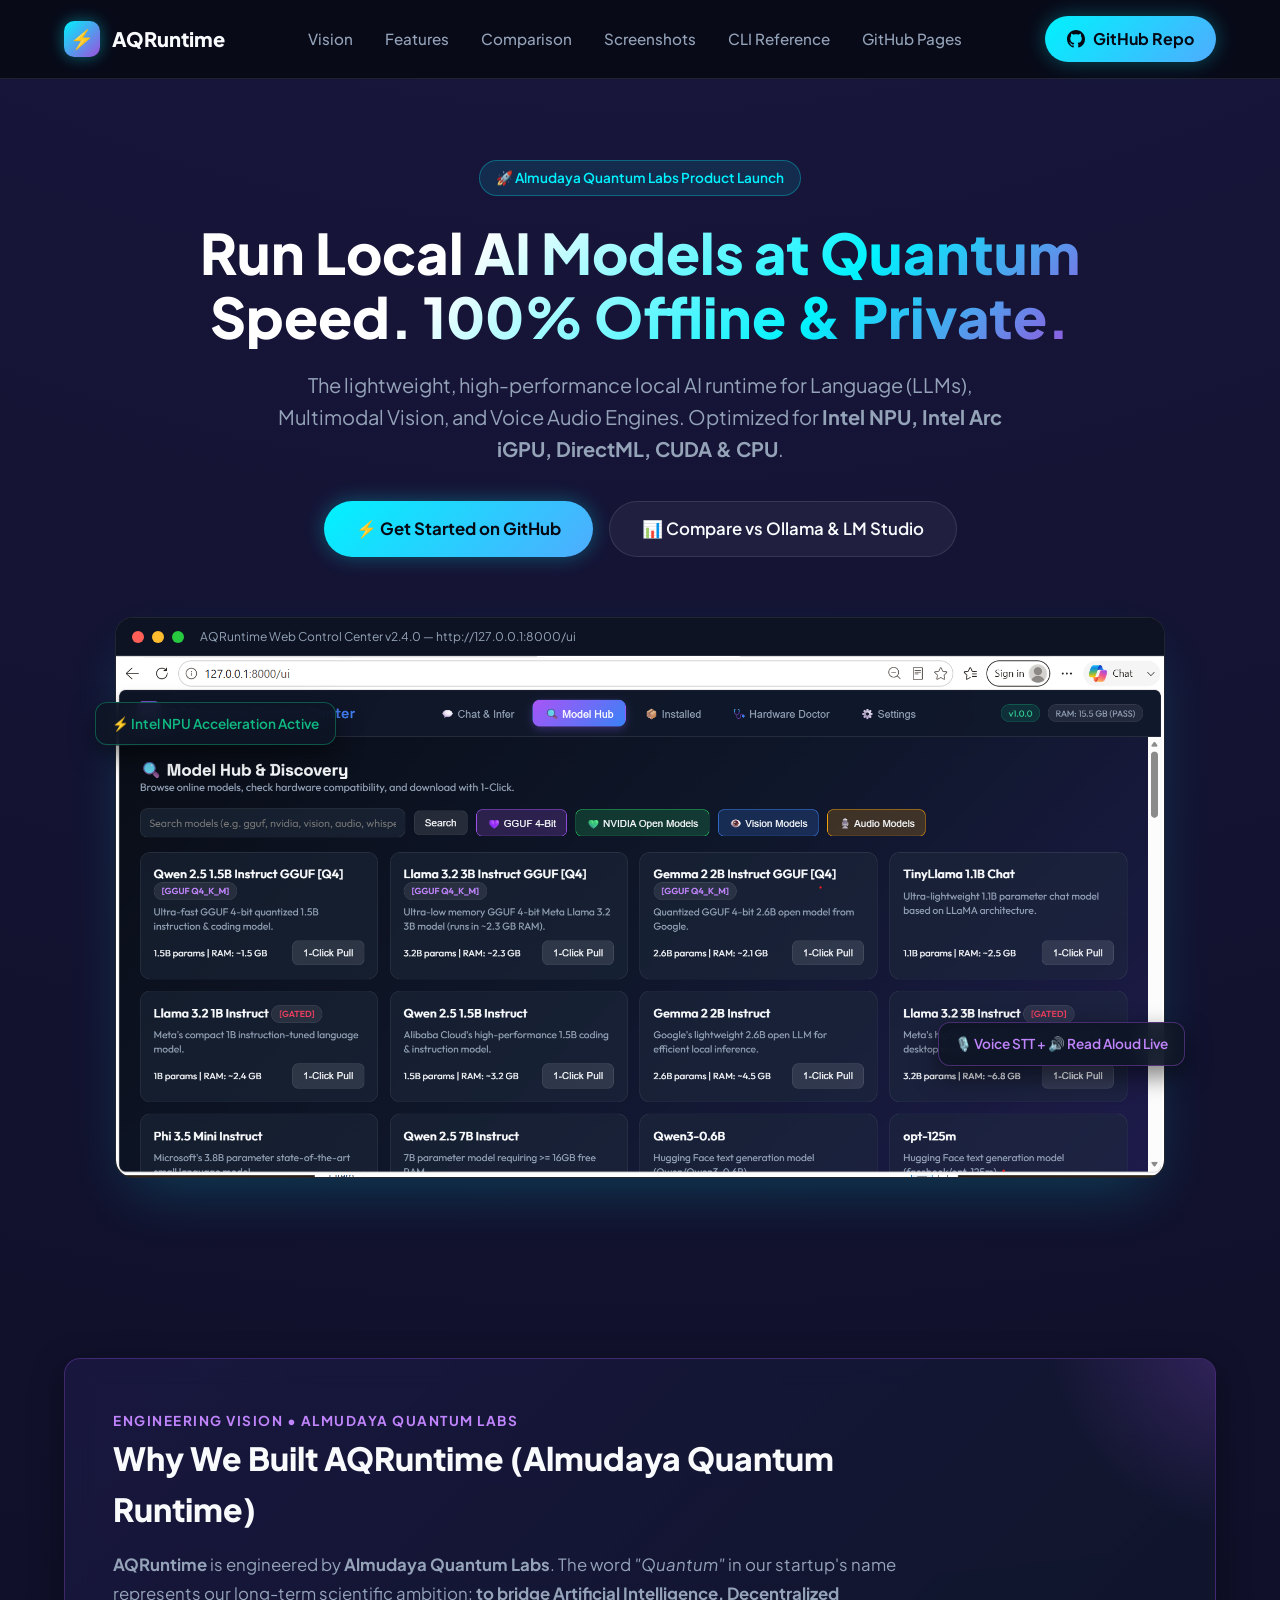
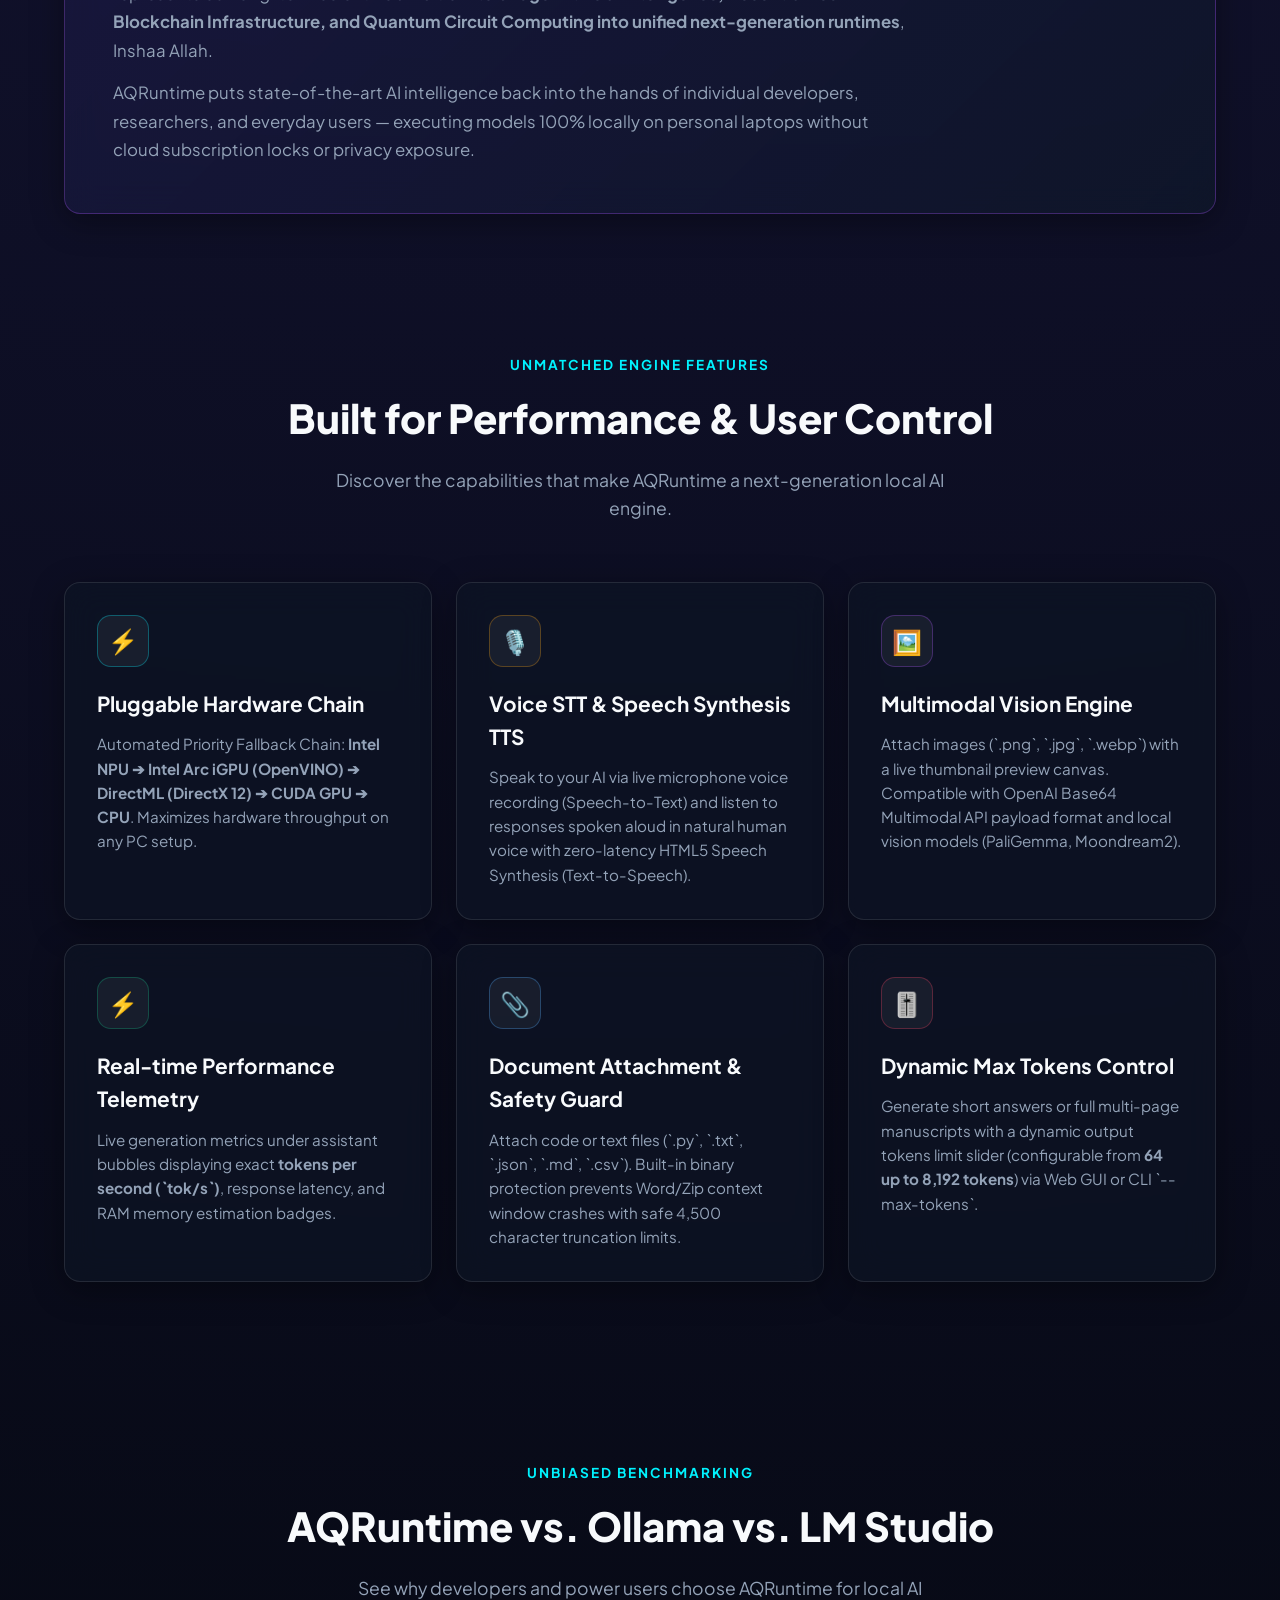
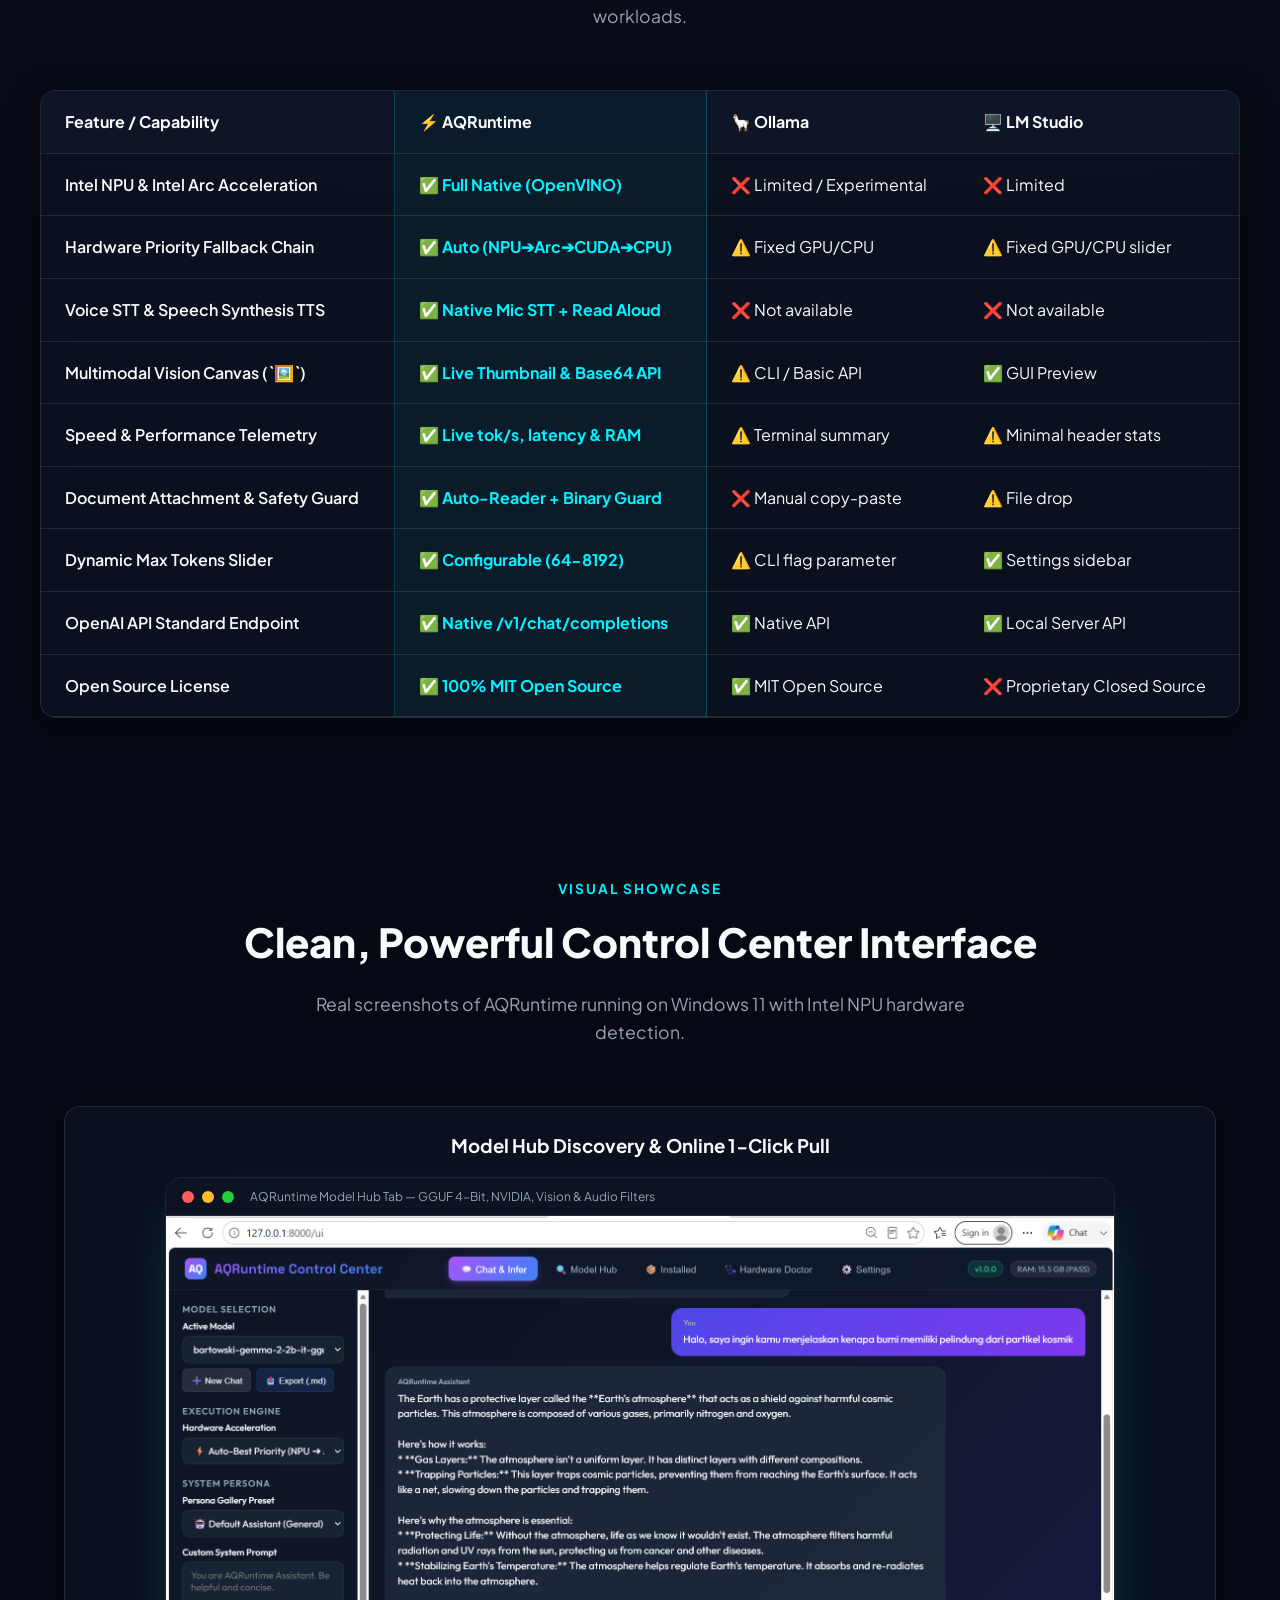
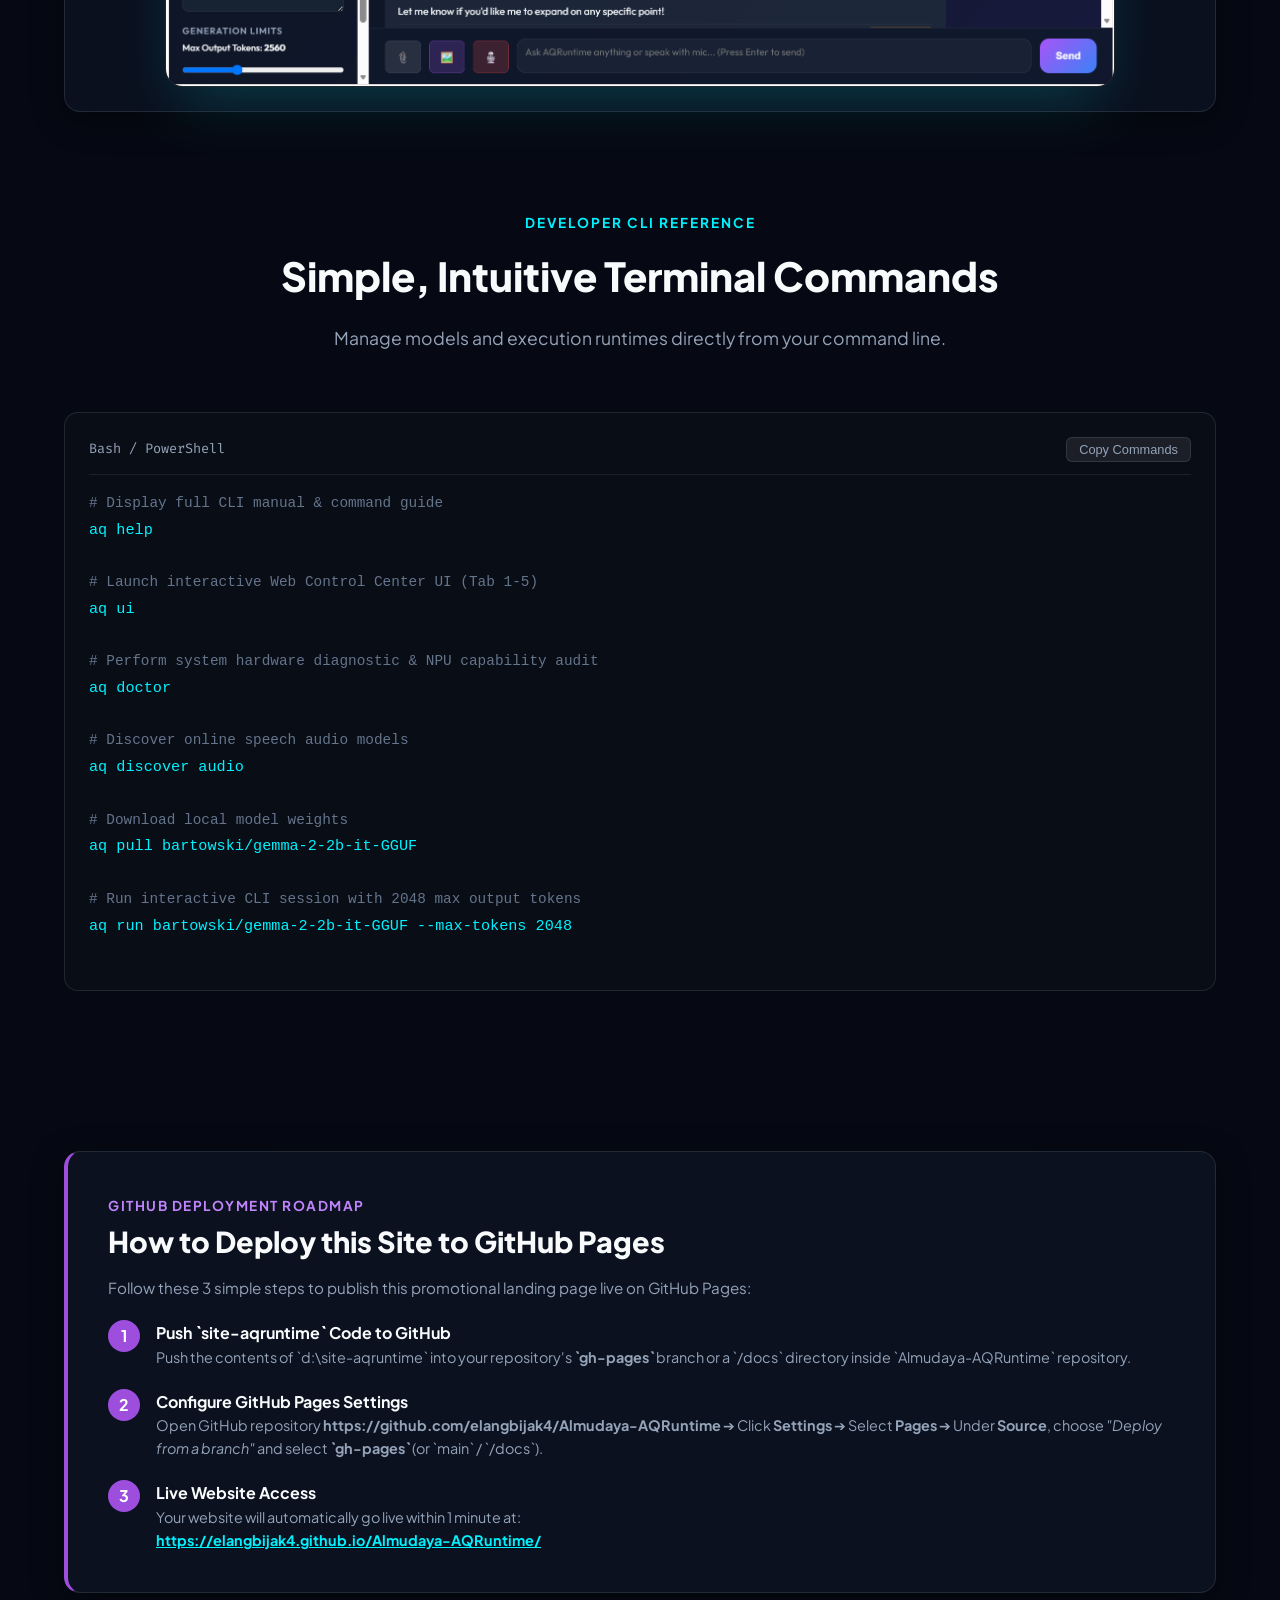
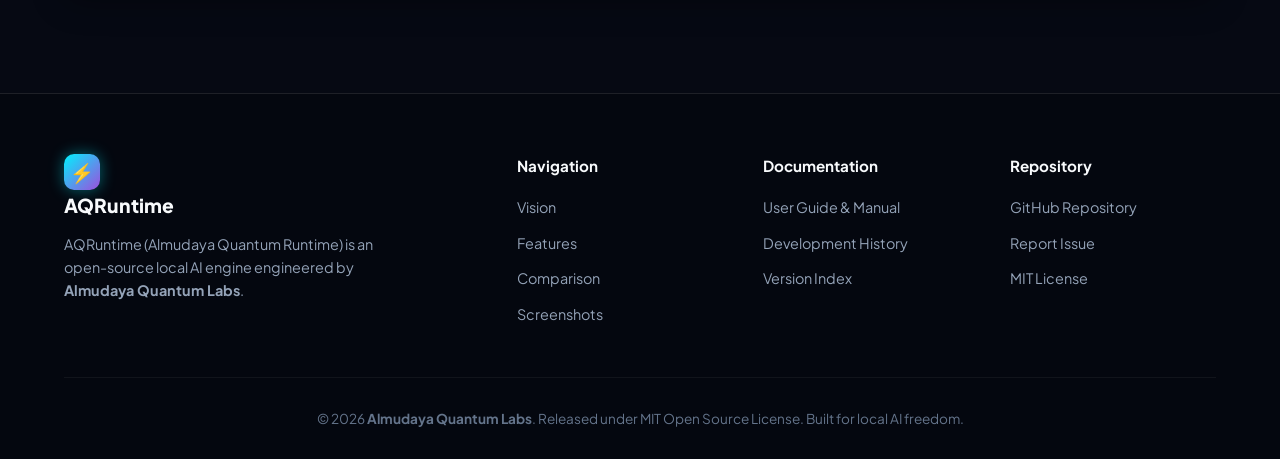
<file: index.html>
<!DOCTYPE html>
<html lang="en">
<head>
  <meta charset="UTF-8">
  <meta name="viewport" content="width=device-width, initial-scale=1.0">
  <title>AQRuntime &mdash; Local AI Engine by Almudaya Quantum Labs</title>
  <meta name="description" content="AQRuntime (Almudaya Quantum Runtime) is a lightweight, high-performance local AI engine for running LLMs, Vision & Voice models on Intel NPU, Intel Arc, CUDA & CPU. 100% Free & Open Source.">
  <link rel="preconnect" href="https://fonts.googleapis.com">
  <link rel="preconnect" href="https://fonts.gstatic.com" crossorigin>
  <link href="https://fonts.googleapis.com/css2?family=Fira+Code:wght@400;600&family=Plus+Jakarta+Sans:wght@400;500;600;700;800&display=swap" rel="stylesheet">
  <link rel="stylesheet" href="styles.css">
</head>
<body>

  <!-- Navigation Bar -->
  <nav class="navbar">
    <div class="container nav-container">
      <a href="#" class="nav-brand">
        <div class="brand-icon">⚡</div>
        <span>AQRuntime</span>
      </a>
      <ul class="nav-links">
        <li><a href="#vision">Vision</a></li>
        <li><a href="#features">Features</a></li>
        <li><a href="#comparison">Comparison</a></li>
        <li><a href="#showcase">Screenshots</a></li>
        <li><a href="#cli">CLI Reference</a></li>
        <li><a href="#github-pages">GitHub Pages</a></li>
      </ul>
      <div style="display: flex; gap: 12px; align-items: center;">
        <a href="https://github.com/elangbijak4/Almudaya-AQRuntime" target="_blank" class="btn-primary">
          <svg width="18" height="18" fill="currentColor" viewBox="0 0 24 24"><path d="M12 0C5.37 0 0 5.37 0 12c0 5.31 3.435 9.795 8.205 11.385.6.105.825-.255.825-.57 0-.285-.015-1.23-.015-2.235-3.015.555-3.795-.735-4.035-1.41-.135-.345-.72-1.41-1.23-1.695-.42-.225-1.02-.78-.015-.795.945-.015 1.62.87 1.845 1.23 1.08 1.815 2.805 1.305 3.495.99.105-.78.42-1.305.765-1.605-2.67-.3-5.46-1.335-5.46-5.925 0-1.305.465-2.385 1.23-3.225-.12-.3-.54-1.53.12-3.18 0 0 1.005-.315 3.3 1.23.96-.27 1.98-.405 3-.405s2.04.135 3 .405c2.295-1.56 3.3-1.23 3.3-1.23.66 1.65.24 2.88.12 3.18.765.84 1.23 1.905 1.23 3.225 0 4.605-2.805 5.625-5.475 5.925.435.375.81 1.095.81 2.22 0 1.605-.015 2.895-.015 3.3 0 .315.225.69.825.57A12.02 12.02 0 0024 12c0-6.63-5.37-12-12-12z"/></svg>
          GitHub Repo
        </a>
      </div>
    </div>
  </nav>

  <!-- Hero Section -->
  <section class="hero">
    <div class="container">
      <div class="hero-badge">
        <span>🚀 Almudaya Quantum Labs Product Launch</span>
      </div>
      <h1 class="hero-title">Run Local AI Models at Quantum Speed. 100% Offline & Private.</h1>
      <p class="hero-subtitle">
        The lightweight, high-performance local AI runtime for Language (LLMs), Multimodal Vision, and Voice Audio Engines. Optimized for <b>Intel NPU, Intel Arc iGPU, DirectML, CUDA & CPU</b>.
      </p>

      <div class="hero-ctas">
        <a href="https://github.com/elangbijak4/Almudaya-AQRuntime" target="_blank" class="btn-primary" style="font-size: 1.05rem; padding: 14px 32px;">
          ⚡ Get Started on GitHub
        </a>
        <a href="#comparison" class="btn-secondary" style="font-size: 1.05rem; padding: 14px 32px;">
          📊 Compare vs Ollama & LM Studio
        </a>
      </div>

      <!-- Hero Screenshot Mockup -->
      <div class="hero-mockup-wrapper">
        <!-- Floating Badges -->
        <div class="floating-badge badge-1">
          <span>⚡ Intel NPU Acceleration Active</span>
        </div>
        <div class="floating-badge badge-2">
          <span>🎙️ Voice STT + 🔊 Read Aloud Live</span>
        </div>

        <div class="hero-mockup">
          <div class="mockup-header">
            <div class="mockup-dot red"></div>
            <div class="mockup-dot yellow"></div>
            <div class="mockup-dot green"></div>
            <span style="font-size: 0.75rem; color: var(--text-muted); margin-left: 8px;">AQRuntime Web Control Center v2.4.0 &mdash; http://127.0.0.1:8000/ui</span>
          </div>
          <img src="image/hero-screenshot.png" alt="AQRuntime Control Center Interface" class="mockup-img">
        </div>
      </div>
    </div>
  </section>

  <!-- Almudaya Quantum Labs Vision Section -->
  <section id="vision" class="container">
    <div class="glass-card startup-banner">
      <div class="startup-content">
        <span class="startup-tag">Engineering Vision &bull; Almudaya Quantum Labs</span>
        <h2 class="startup-heading">Why We Built AQRuntime (Almudaya Quantum Runtime)</h2>
        <p class="startup-desc">
          <b>AQRuntime</b> is engineered by <b>Almudaya Quantum Labs</b>. The word <i>"Quantum"</i> in our startup's name represents our long-term scientific ambition: <b>to bridge Artificial Intelligence, Decentralized Blockchain Infrastructure, and Quantum Circuit Computing into unified next-generation runtimes</b>, Inshaa Allah.
        </p>
        <p class="startup-desc" style="margin-top: 14px;">
          AQRuntime puts state-of-the-art AI intelligence back into the hands of individual developers, researchers, and everyday users &mdash; executing models 100% locally on personal laptops without cloud subscription locks or privacy exposure.
        </p>
      </div>
    </div>
  </section>

  <!-- Key Features Grid -->
  <section id="features" class="container" style="padding-top: 40px;">
    <div class="section-header">
      <span class="section-tag">Unmatched Engine Features</span>
      <h2 class="section-title">Built for Performance & User Control</h2>
      <p class="section-subtitle">Discover the capabilities that make AQRuntime a next-generation local AI engine.</p>
    </div>

    <div class="features-grid">
      <!-- Feature 1 -->
      <div class="glass-card feature-card">
        <div class="feature-icon" style="color: var(--primary-cyan); border-color: rgba(0,242,254,0.3);">⚡</div>
        <h3 class="feature-title">Pluggable Hardware Chain</h3>
        <p class="feature-desc">
          Automated Priority Fallback Chain: <b>Intel NPU ➔ Intel Arc iGPU (OpenVINO) ➔ DirectML (DirectX 12) ➔ CUDA GPU ➔ CPU</b>. Maximizes hardware throughput on any PC setup.
        </p>
      </div>

      <!-- Feature 2 -->
      <div class="glass-card feature-card">
        <div class="feature-icon" style="color: var(--amber-glow); border-color: rgba(245,158,11,0.3);">🎙️</div>
        <h3 class="feature-title">Voice STT & Speech Synthesis TTS</h3>
        <p class="feature-desc">
          Speak to your AI via live microphone voice recording (Speech-to-Text) and listen to responses spoken aloud in natural human voice with zero-latency HTML5 Speech Synthesis (Text-to-Speech).
        </p>
      </div>

      <!-- Feature 3 -->
      <div class="glass-card feature-card">
        <div class="feature-icon" style="color: #c084fc; border-color: rgba(168,85,247,0.3);">🖼️</div>
        <h3 class="feature-title">Multimodal Vision Engine</h3>
        <p class="feature-desc">
          Attach images (`.png`, `.jpg`, `.webp`) with a live thumbnail preview canvas. Compatible with OpenAI Base64 Multimodal API payload format and local vision models (PaliGemma, Moondream2).
        </p>
      </div>

      <!-- Feature 4 -->
      <div class="glass-card feature-card">
        <div class="feature-icon" style="color: var(--emerald-glow); border-color: rgba(16,185,129,0.3);">⚡</div>
        <h3 class="feature-title">Real-time Performance Telemetry</h3>
        <p class="feature-desc">
          Live generation metrics under assistant bubbles displaying exact <b>tokens per second (`tok/s`)</b>, response latency, and RAM memory estimation badges.
        </p>
      </div>

      <!-- Feature 5 -->
      <div class="glass-card feature-card">
        <div class="feature-icon" style="color: var(--primary-blue); border-color: rgba(79,172,254,0.3);">📎</div>
        <h3 class="feature-title">Document Attachment & Safety Guard</h3>
        <p class="feature-desc">
          Attach code or text files (`.py`, `.txt`, `.json`, `.md`, `.csv`). Built-in binary protection prevents Word/Zip context window crashes with safe 4,500 character truncation limits.
        </p>
      </div>

      <!-- Feature 6 -->
      <div class="glass-card feature-card">
        <div class="feature-icon" style="color: var(--magenta-glow); border-color: rgba(244,63,94,0.3);">🎚️</div>
        <h3 class="feature-title">Dynamic Max Tokens Control</h3>
        <p class="feature-desc">
          Generate short answers or full multi-page manuscripts with a dynamic output tokens limit slider (configurable from <b>64 up to 8,192 tokens</b>) via Web GUI or CLI `--max-tokens`.
        </p>
      </div>
    </div>
  </section>

  <!-- Comparison Table Section -->
  <section id="comparison" class="comparison-section container">
    <div class="section-header">
      <span class="section-tag">Unbiased Benchmarking</span>
      <h2 class="section-title">AQRuntime vs. Ollama vs. LM Studio</h2>
      <p class="section-subtitle">See why developers and power users choose AQRuntime for local AI workloads.</p>
    </div>

    <div class="glass-card comparison-table-wrapper">
      <table class="comparison-table">
        <thead>
          <tr>
            <th>Feature / Capability</th>
            <th class="highlight-col">⚡ AQRuntime</th>
            <th>🦙 Ollama</th>
            <th>🖥️ LM Studio</th>
          </tr>
        </thead>
        <tbody>
          <tr>
            <td class="feature-col">Intel NPU & Intel Arc Acceleration</td>
            <td class="highlight-col">✅ Full Native (OpenVINO)</td>
            <td>❌ Limited / Experimental</td>
            <td>❌ Limited</td>
          </tr>
          <tr>
            <td class="feature-col">Hardware Priority Fallback Chain</td>
            <td class="highlight-col">✅ Auto (NPU➔Arc➔CUDA➔CPU)</td>
            <td>⚠️ Fixed GPU/CPU</td>
            <td>⚠️ Fixed GPU/CPU slider</td>
          </tr>
          <tr>
            <td class="feature-col">Voice STT & Speech Synthesis TTS</td>
            <td class="highlight-col">✅ Native Mic STT + Read Aloud</td>
            <td>❌ Not available</td>
            <td>❌ Not available</td>
          </tr>
          <tr>
            <td class="feature-col">Multimodal Vision Canvas (`🖼️`)</td>
            <td class="highlight-col">✅ Live Thumbnail & Base64 API</td>
            <td>⚠️ CLI / Basic API</td>
            <td>✅ GUI Preview</td>
          </tr>
          <tr>
            <td class="feature-col">Speed & Performance Telemetry</td>
            <td class="highlight-col">✅ Live tok/s, latency & RAM</td>
            <td>⚠️ Terminal summary</td>
            <td>⚠️ Minimal header stats</td>
          </tr>
          <tr>
            <td class="feature-col">Document Attachment & Safety Guard</td>
            <td class="highlight-col">✅ Auto-Reader + Binary Guard</td>
            <td>❌ Manual copy-paste</td>
            <td>⚠️ File drop</td>
          </tr>
          <tr>
            <td class="feature-col">Dynamic Max Tokens Slider</td>
            <td class="highlight-col">✅ Configurable (64-8192)</td>
            <td>⚠️ CLI flag parameter</td>
            <td>✅ Settings sidebar</td>
          </tr>
          <tr>
            <td class="feature-col">OpenAI API Standard Endpoint</td>
            <td class="highlight-col">✅ Native /v1/chat/completions</td>
            <td>✅ Native API</td>
            <td>✅ Local Server API</td>
          </tr>
          <tr>
            <td class="feature-col">Open Source License</td>
            <td class="highlight-col">✅ 100% MIT Open Source</td>
            <td>✅ MIT Open Source</td>
            <td>❌ Proprietary Closed Source</td>
          </tr>
        </tbody>
      </table>
    </div>
  </section>

  <!-- Showcase Gallery Section -->
  <section id="showcase" class="container" style="padding-top: 80px;">
    <div class="section-header">
      <span class="section-tag">Visual Showcase</span>
      <h2 class="section-title">Clean, Powerful Control Center Interface</h2>
      <p class="section-subtitle">Real screenshots of AQRuntime running on Windows 11 with Intel NPU hardware detection.</p>
    </div>

    <div class="glass-card" style="padding: 24px; text-align: center; margin-bottom: 40px;">
      <h3 style="margin-bottom: 16px; font-weight: 700;">Model Hub Discovery & Online 1-Click Pull</h3>
      <div class="hero-mockup" style="max-width: 950px; margin: 0 auto;">
        <div class="mockup-header">
          <div class="mockup-dot red"></div>
          <div class="mockup-dot yellow"></div>
          <div class="mockup-dot green"></div>
          <span style="font-size: 0.75rem; color: var(--text-muted); margin-left: 8px;">AQRuntime Model Hub Tab &mdash; GGUF 4-Bit, NVIDIA, Vision & Audio Filters</span>
        </div>
        <img src="image/feature-screenshot.png" alt="AQRuntime Model Hub Screenshot" class="mockup-img">
      </div>
    </div>
  </section>

  <!-- CLI Command Snippet Section -->
  <section id="cli" class="container" style="padding-top: 60px;">
    <div class="section-header">
      <span class="section-tag">Developer CLI Reference</span>
      <h2 class="section-title">Simple, Intuitive Terminal Commands</h2>
      <p class="section-subtitle">Manage models and execution runtimes directly from your command line.</p>
    </div>

    <div class="cli-box">
      <div class="cli-header">
        <span>Bash / PowerShell</span>
        <button class="btn-copy" onclick="copyCliCommands()">Copy Commands</button>
      </div>
      <pre style="color: var(--text-main); font-size: 0.9rem; line-height: 1.8;">
<span style="color: var(--text-dim);"># Display full CLI manual & command guide</span>
<span class="cli-cmd">aq help</span>

<span style="color: var(--text-dim);"># Launch interactive Web Control Center UI (Tab 1-5)</span>
<span class="cli-cmd">aq ui</span>

<span style="color: var(--text-dim);"># Perform system hardware diagnostic & NPU capability audit</span>
<span class="cli-cmd">aq doctor</span>

<span style="color: var(--text-dim);"># Discover online speech audio models</span>
<span class="cli-cmd">aq discover audio</span>

<span style="color: var(--text-dim);"># Download local model weights</span>
<span class="cli-cmd">aq pull bartowski/gemma-2-2b-it-GGUF</span>

<span style="color: var(--text-dim);"># Run interactive CLI session with 2048 max output tokens</span>
<span class="cli-cmd">aq run bartowski/gemma-2-2b-it-GGUF --max-tokens 2048</span>
      </pre>
    </div>
  </section>

  <!-- GitHub Pages Guide Section -->
  <section id="github-pages" class="container" style="padding-top: 80px;">
    <div class="glass-card deploy-guide">
      <span class="startup-tag">GitHub Deployment Roadmap</span>
      <h2 style="font-size: 1.8rem; font-weight: 800; margin-bottom: 12px;">How to Deploy this Site to GitHub Pages</h2>
      <p style="color: var(--text-muted); font-size: 0.95rem;">Follow these 3 simple steps to publish this promotional landing page live on GitHub Pages:</p>

      <div class="deploy-step">
        <div class="step-num">1</div>
        <div>
          <h4 style="font-weight: 700; color: var(--text-main);">Push `site-aqruntime` Code to GitHub</h4>
          <p style="color: var(--text-muted); font-size: 0.9rem;">Push the contents of `d:\site-aqruntime` into your repository's <b>`gh-pages`</b> branch or a `/docs` directory inside `Almudaya-AQRuntime` repository.</p>
        </div>
      </div>

      <div class="deploy-step">
        <div class="step-num">2</div>
        <div>
          <h4 style="font-weight: 700; color: var(--text-main);">Configure GitHub Pages Settings</h4>
          <p style="color: var(--text-muted); font-size: 0.9rem;">Open GitHub repository <b>https://github.com/elangbijak4/Almudaya-AQRuntime</b> ➔ Click <b>Settings</b> ➔ Select <b>Pages</b> ➔ Under <b>Source</b>, choose <i>"Deploy from a branch"</i> and select <b>`gh-pages`</b> (or `main` / `/docs`).</p>
        </div>
      </div>

      <div class="deploy-step">
        <div class="step-num">3</div>
        <div>
          <h4 style="font-weight: 700; color: var(--text-main);">Live Website Access</h4>
          <p style="color: var(--text-muted); font-size: 0.9rem;">Your website will automatically go live within 1 minute at: <br><a href="https://elangbijak4.github.io/Almudaya-AQRuntime/" target="_blank" style="color: var(--primary-cyan); font-weight: 700;">https://elangbijak4.github.io/Almudaya-AQRuntime/</a></p>
        </div>
      </div>
    </div>
  </section>

  <!-- Footer -->
  <footer>
    <div class="container">
      <div class="footer-grid">
        <div>
          <a href="#" class="footer-brand nav-brand">
            <div class="brand-icon">⚡</div>
            <span>AQRuntime</span>
          </a>
          <p class="footer-desc">
            AQRuntime (Almudaya Quantum Runtime) is an open-source local AI engine engineered by <b>Almudaya Quantum Labs</b>.
          </p>
        </div>

        <div class="footer-col">
          <h4>Navigation</h4>
          <ul>
            <li><a href="#vision">Vision</a></li>
            <li><a href="#features">Features</a></li>
            <li><a href="#comparison">Comparison</a></li>
            <li><a href="#showcase">Screenshots</a></li>
          </ul>
        </div>

        <div class="footer-col">
          <h4>Documentation</h4>
          <ul>
            <li><a href="https://github.com/elangbijak4/Almudaya-AQRuntime/blob/main/docs/User_Guide.md" target="_blank">User Guide & Manual</a></li>
            <li><a href="https://github.com/elangbijak4/Almudaya-AQRuntime/blob/main/docs/Development_History.md" target="_blank">Development History</a></li>
            <li><a href="https://github.com/elangbijak4/Almudaya-AQRuntime/blob/main/VERSION_INDEX.md.txt" target="_blank">Version Index</a></li>
          </ul>
        </div>

        <div class="footer-col">
          <h4>Repository</h4>
          <ul>
            <li><a href="https://github.com/elangbijak4/Almudaya-AQRuntime" target="_blank">GitHub Repository</a></li>
            <li><a href="https://github.com/elangbijak4/Almudaya-AQRuntime/issues" target="_blank">Report Issue</a></li>
            <li><a href="https://github.com/elangbijak4/Almudaya-AQRuntime/blob/main/LICENSE" target="_blank">MIT License</a></li>
          </ul>
        </div>
      </div>

      <div class="footer-bottom">
        <p>&copy; 2026 <b>Almudaya Quantum Labs</b>. Released under MIT Open Source License. Built for local AI freedom.</p>
      </div>
    </div>
  </footer>

  <script src="script.js"></script>
</body>
</html>
</file>
<file: styles.css>
/* ==========================================================================
   AQRuntime - Almudaya Quantum Labs Modern AI Landing Page Stylesheet
   Theme: Dark Glassmorphism, Futuristic Cyber-Neumorphic Accents
   ========================================================================== */

:root {
  --bg-dark: #060913;
  --bg-card: rgba(13, 20, 36, 0.7);
  --bg-card-hover: rgba(20, 31, 54, 0.85);
  --border-glass: rgba(255, 255, 255, 0.1);
  --border-glow: rgba(0, 242, 254, 0.3);
  
  --primary-cyan: #00f2fe;
  --primary-blue: #4facfe;
  --purple-glow: #9d4edd;
  --magenta-glow: #f43f5e;
  --emerald-glow: #10b981;
  --amber-glow: #f59e0b;
  
  --text-main: #f8fafc;
  --text-muted: #94a3b8;
  --text-dim: #64748b;
  
  --font-sans: 'Plus Jakarta Sans', -apple-system, BlinkMacSystemFont, 'Segoe UI', Roboto, sans-serif;
  --font-mono: 'Fira Code', Consolas, Monaco, monospace;
}

* {
  box-sizing: border-box;
  margin: 0;
  padding: 0;
}

html {
  scroll-behavior: smooth;
  font-family: var(--font-sans);
  background-color: var(--bg-dark);
  color: var(--text-main);
}

body {
  overflow-x: hidden;
  line-height: 1.6;
  background: radial-gradient(circle at 50% -20%, #1e1b4b 0%, #060913 60%);
}

/* Scrollbar */
::-webkit-scrollbar {
  width: 8px;
}
::-webkit-scrollbar-track {
  background: #060913;
}
::-webkit-scrollbar-thumb {
  background: #1e293b;
  border-radius: 4px;
}
::-webkit-scrollbar-thumb:hover {
  background: var(--primary-blue);
}

/* Container */
.container {
  max-width: 1200px;
  margin: 0 auto;
  padding: 0 24px;
}

/* Glass Card Utility */
.glass-card {
  background: var(--bg-card);
  backdrop-filter: blur(16px);
  -webkit-backdrop-filter: blur(16px);
  border: 1px solid var(--border-glass);
  border-radius: 16px;
  box-shadow: 0 8px 32px 0 rgba(0, 0, 0, 0.37);
  transition: all 0.3s cubic-bezier(0.4, 0, 0.2, 1);
}

.glass-card:hover {
  border-color: var(--border-glow);
  box-shadow: 0 12px 40px 0 rgba(0, 242, 254, 0.15);
  transform: translateY(-2px);
}

/* Navigation Bar */
.navbar {
  position: fixed;
  top: 0;
  left: 0;
  right: 0;
  z-index: 1000;
  background: rgba(6, 9, 19, 0.85);
  backdrop-filter: blur(12px);
  border-bottom: 1px solid var(--border-glass);
  padding: 16px 0;
}

.nav-container {
  display: flex;
  justify-content: space-between;
  align-items: center;
}

.nav-brand {
  display: flex;
  align-items: center;
  gap: 12px;
  text-decoration: none;
  color: var(--text-main);
  font-weight: 800;
  font-size: 1.25rem;
}

.brand-icon {
  width: 36px;
  height: 36px;
  background: linear-gradient(135deg, var(--primary-cyan), var(--purple-glow));
  border-radius: 10px;
  display: flex;
  align-items: center;
  justify-content: center;
  font-size: 1.2rem;
  box-shadow: 0 0 15px rgba(0, 242, 254, 0.4);
}

.nav-links {
  display: flex;
  gap: 32px;
  list-style: none;
  align-items: center;
}

.nav-links a {
  color: var(--text-muted);
  text-decoration: none;
  font-size: 0.95rem;
  font-weight: 500;
  transition: color 0.2s ease;
}

.nav-links a:hover {
  color: var(--primary-cyan);
}

.btn-primary {
  display: inline-flex;
  align-items: center;
  gap: 8px;
  background: linear-gradient(135deg, var(--primary-cyan), var(--primary-blue));
  color: #040914;
  font-weight: 700;
  padding: 10px 22px;
  border-radius: 30px;
  text-decoration: none;
  box-shadow: 0 0 20px rgba(0, 242, 254, 0.3);
  transition: all 0.3s ease;
  border: none;
  cursor: pointer;
}

.btn-primary:hover {
  transform: scale(1.04);
  box-shadow: 0 0 30px rgba(0, 242, 254, 0.6);
}

.btn-secondary {
  display: inline-flex;
  align-items: center;
  gap: 8px;
  background: rgba(255, 255, 255, 0.05);
  color: var(--text-main);
  border: 1px solid var(--border-glass);
  font-weight: 600;
  padding: 10px 22px;
  border-radius: 30px;
  text-decoration: none;
  transition: all 0.3s ease;
  cursor: pointer;
}

.btn-secondary:hover {
  background: rgba(255, 255, 255, 0.1);
  border-color: var(--primary-cyan);
}

/* Hero Section */
.hero {
  padding: 160px 0 80px;
  position: relative;
  text-align: center;
}

.hero-badge {
  display: inline-flex;
  align-items: center;
  gap: 8px;
  background: rgba(0, 242, 254, 0.1);
  border: 1px solid rgba(0, 242, 254, 0.3);
  color: var(--primary-cyan);
  padding: 6px 16px;
  border-radius: 20px;
  font-size: 0.85rem;
  font-weight: 600;
  margin-bottom: 24px;
}

.hero-title {
  font-size: 3.5rem;
  font-weight: 800;
  line-height: 1.15;
  margin-bottom: 20px;
  background: linear-gradient(135deg, #ffffff 30%, var(--primary-cyan) 70%, var(--purple-glow) 100%);
  -webkit-background-clip: text;
  -webkit-text-fill-color: transparent;
  max-width: 900px;
  margin-left: auto;
  margin-right: auto;
}

.hero-subtitle {
  font-size: 1.25rem;
  color: var(--text-muted);
  max-width: 760px;
  margin: 0 auto 36px;
}

.hero-ctas {
  display: flex;
  gap: 16px;
  justify-content: center;
  margin-bottom: 60px;
}

/* Screenshot Mockup Container */
.hero-mockup-wrapper {
  position: relative;
  max-width: 1050px;
  margin: 0 auto;
}

.hero-mockup {
  border-radius: 18px;
  border: 1px solid var(--border-glass);
  box-shadow: 0 25px 60px -15px rgba(0, 242, 254, 0.2);
  overflow: hidden;
  background: #090d16;
}

.mockup-header {
  height: 38px;
  background: #0d1322;
  display: flex;
  align-items: center;
  padding: 0 16px;
  gap: 8px;
  border-bottom: 1px solid var(--border-glass);
}

.mockup-dot {
  width: 12px;
  height: 12px;
  border-radius: 50%;
}

.mockup-dot.red { background: #ff5f56; }
.mockup-dot.yellow { background: #ffbd2e; }
.mockup-dot.green { background: #27c93f; }

.mockup-img {
  width: 100%;
  height: auto;
  display: block;
}

/* Floating Badges on Screenshot */
.floating-badge {
  position: absolute;
  padding: 10px 16px;
  border-radius: 12px;
  background: rgba(13, 20, 36, 0.9);
  backdrop-filter: blur(12px);
  border: 1px solid var(--border-glass);
  font-size: 0.85rem;
  font-weight: 600;
  box-shadow: 0 10px 25px rgba(0,0,0,0.5);
  display: flex;
  align-items: center;
  gap: 8px;
  z-index: 10;
  animation: float 4s ease-in-out infinite;
}

.floating-badge.badge-1 {
  top: 15%;
  left: -20px;
  border-color: rgba(16, 185, 129, 0.4);
  color: var(--emerald-glow);
}

.floating-badge.badge-2 {
  bottom: 20%;
  right: -20px;
  border-color: rgba(157, 78, 221, 0.4);
  color: #c084fc;
  animation-delay: 2s;
}

@keyframes float {
  0%, 100% { transform: translateY(0); }
  50% { transform: translateY(-10px); }
}

/* Section Header */
.section-header {
  text-align: center;
  margin-bottom: 60px;
}

.section-tag {
  color: var(--primary-cyan);
  text-transform: uppercase;
  font-size: 0.85rem;
  letter-spacing: 2px;
  font-weight: 700;
  margin-bottom: 10px;
  display: block;
}

.section-title {
  font-size: 2.5rem;
  font-weight: 800;
  margin-bottom: 16px;
}

.section-subtitle {
  color: var(--text-muted);
  font-size: 1.1rem;
  max-width: 650px;
  margin: 0 auto;
}

/* Almudaya Quantum Labs Banner */
.startup-banner {
  margin: 100px 0;
  padding: 48px;
  position: relative;
  overflow: hidden;
  background: linear-gradient(135deg, rgba(30, 27, 75, 0.6), rgba(15, 23, 42, 0.8));
  border: 1px solid rgba(168, 85, 247, 0.3);
}

.startup-banner::before {
  content: '';
  position: absolute;
  top: -50%;
  right: -20%;
  width: 400px;
  height: 400px;
  background: radial-gradient(circle, rgba(168, 85, 247, 0.25) 0%, transparent 70%);
  pointer-events: none;
}

.startup-content {
  position: relative;
  z-index: 2;
  max-width: 800px;
}

.startup-tag {
  color: #c084fc;
  font-size: 0.85rem;
  font-weight: 700;
  text-transform: uppercase;
  letter-spacing: 1.5px;
  margin-bottom: 12px;
}

.startup-heading {
  font-size: 2rem;
  font-weight: 800;
  margin-bottom: 16px;
}

.startup-desc {
  color: var(--text-muted);
  font-size: 1.05rem;
  line-height: 1.7;
}

/* Feature Grid */
.features-grid {
  display: grid;
  grid-template-columns: repeat(auto-fit, minmax(320px, 1fr));
  gap: 24px;
  margin-bottom: 100px;
}

.feature-card {
  padding: 32px;
}

.feature-icon {
  width: 52px;
  height: 52px;
  border-radius: 14px;
  display: flex;
  align-items: center;
  justify-content: center;
  font-size: 1.5rem;
  margin-bottom: 20px;
  background: rgba(255, 255, 255, 0.05);
  border: 1px solid var(--border-glass);
}

.feature-title {
  font-size: 1.3rem;
  font-weight: 700;
  margin-bottom: 12px;
}

.feature-desc {
  color: var(--text-muted);
  font-size: 0.95rem;
  line-height: 1.6;
}

/* Comparison Table Section */
.comparison-section {
  padding: 80px 0;
}

.comparison-table-wrapper {
  overflow-x: auto;
  border-radius: 16px;
}

.comparison-table {
  width: 100%;
  border-collapse: collapse;
  text-align: left;
}

.comparison-table th,
.comparison-table td {
  padding: 18px 24px;
  border-bottom: 1px solid var(--border-glass);
}

.comparison-table th {
  background: rgba(15, 23, 42, 0.9);
  color: var(--text-main);
  font-weight: 700;
  font-size: 1rem;
}

.comparison-table tr:hover td {
  background: rgba(255, 255, 255, 0.02);
}

.comparison-table .feature-col {
  font-weight: 600;
  color: var(--text-main);
}

.highlight-col {
  background: rgba(0, 242, 254, 0.05) !important;
  border-left: 1px solid rgba(0, 242, 254, 0.2);
  border-right: 1px solid rgba(0, 242, 254, 0.2);
  color: var(--primary-cyan);
  font-weight: 700;
}

/* CLI Snippet Box */
.cli-box {
  background: #090d16;
  border: 1px solid var(--border-glass);
  border-radius: 14px;
  padding: 24px;
  font-family: var(--font-mono);
  position: relative;
  margin-top: 30px;
}

.cli-header {
  display: flex;
  justify-content: space-between;
  align-items: center;
  margin-bottom: 16px;
  padding-bottom: 12px;
  border-bottom: 1px solid rgba(255, 255, 255, 0.08);
  font-size: 0.85rem;
  color: var(--text-muted);
}

.cli-cmd {
  color: var(--primary-cyan);
  font-size: 0.95rem;
  margin-bottom: 8px;
}

.btn-copy {
  background: rgba(255, 255, 255, 0.08);
  color: var(--text-muted);
  border: 1px solid var(--border-glass);
  padding: 4px 12px;
  border-radius: 6px;
  cursor: pointer;
  font-size: 0.8rem;
  transition: all 0.2s ease;
}

.btn-copy:hover {
  background: var(--primary-cyan);
  color: #040914;
}

/* GitHub Pages Instructions Section */
.deploy-guide {
  margin: 80px 0;
  padding: 40px;
  background: rgba(13, 20, 36, 0.8);
  border-left: 4px solid var(--purple-glow);
}

.deploy-step {
  display: flex;
  gap: 16px;
  margin-top: 20px;
}

.step-num {
  width: 32px;
  height: 32px;
  border-radius: 50%;
  background: var(--purple-glow);
  color: white;
  font-weight: 700;
  display: flex;
  align-items: center;
  justify-content: center;
  flex-shrink: 0;
}

/* Footer */
footer {
  border-top: 1px solid var(--border-glass);
  padding: 60px 0 30px;
  background: #04070f;
  margin-top: 100px;
}

.footer-grid {
  display: grid;
  grid-template-columns: 2fr repeat(3, 1fr);
  gap: 40px;
  margin-bottom: 40px;
}

.footer-brand {
  font-size: 1.2rem;
  font-weight: 800;
  margin-bottom: 12px;
  display: inline-block;
}

.footer-desc {
  color: var(--text-muted);
  font-size: 0.9rem;
  max-width: 320px;
}

.footer-col h4 {
  font-size: 0.95rem;
  font-weight: 700;
  margin-bottom: 16px;
  color: var(--text-main);
}

.footer-col ul {
  list-style: none;
}

.footer-col li {
  margin-bottom: 10px;
}

.footer-col a {
  color: var(--text-muted);
  text-decoration: none;
  font-size: 0.9rem;
  transition: color 0.2s ease;
}

.footer-col a:hover {
  color: var(--primary-cyan);
}

.footer-bottom {
  text-align: center;
  padding-top: 30px;
  border-top: 1px solid rgba(255, 255, 255, 0.05);
  color: var(--text-dim);
  font-size: 0.85rem;
}

/* Responsive Breakpoints */
@media (max-width: 992px) {
  .hero-title { font-size: 2.75rem; }
  .floating-badge { display: none; }
  .footer-grid { grid-template-columns: 1fr 1fr; }
}

@media (max-width: 768px) {
  .nav-links { display: none; }
  .hero-title { font-size: 2.2rem; }
  .hero-subtitle { font-size: 1rem; }
  .hero-ctas { flex-direction: column; }
  .footer-grid { grid-template-columns: 1fr; }
}
</file>
